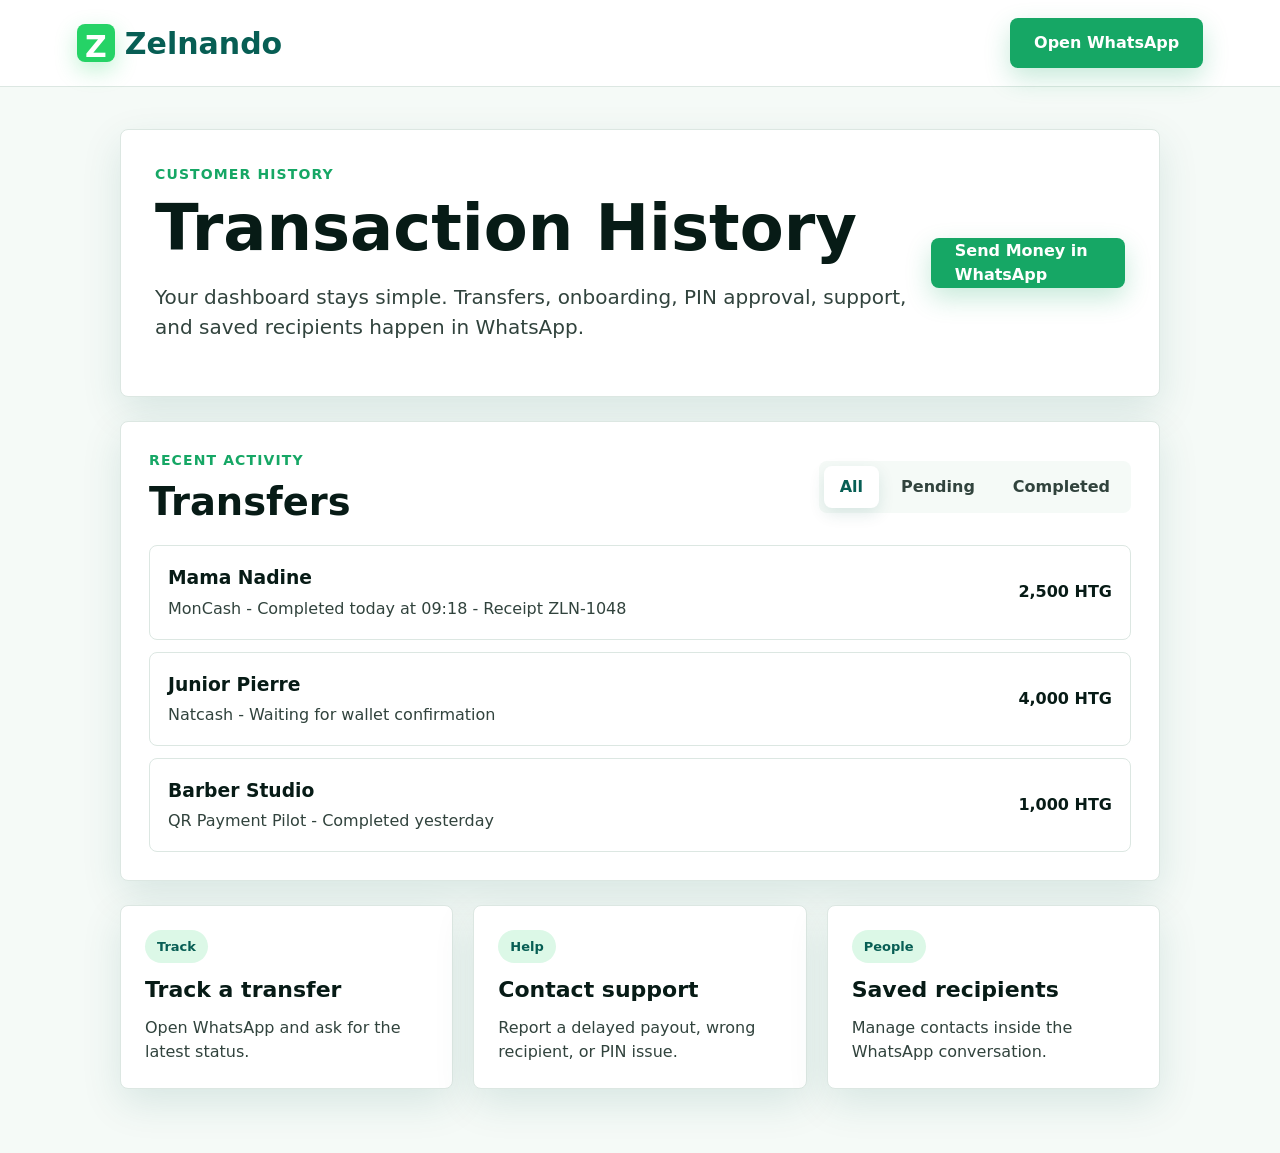
<file: dashboard.html>
<!doctype html>
<html lang="en">
  <head>
    <meta charset="UTF-8" />
    <meta name="viewport" content="width=device-width, initial-scale=1.0" />
    <title>Zelnando | Transaction History</title>
    <link rel="stylesheet" href="styles.css" />
  </head>
  <body class="simple-dashboard-page">
    <header class="simple-dashboard-header">
      <a class="brand" href="index.html" aria-label="Zelnando home">
        <span class="brand-mark">Z</span>
        <span>Zelnando</span>
      </a>
      <a class="button button-primary whatsapp-link" href="#" data-wa-text="Hi Zelnando, open my account">Open WhatsApp</a>
    </header>

    <main class="simple-dashboard-main">
      <section class="simple-dashboard-hero">
        <div>
          <p class="eyebrow">Customer history</p>
          <h1>Transaction History</h1>
          <p>
            Your dashboard stays simple. Transfers, onboarding, PIN approval,
            support, and saved recipients happen in WhatsApp.
          </p>
        </div>
        <a class="button button-primary whatsapp-link" href="#" data-wa-text="Hi Zelnando, I want to send money">Send Money in WhatsApp</a>
      </section>

      <section class="simple-history-card">
        <div class="dashboard-title-row">
          <div>
            <p class="eyebrow">Recent activity</p>
            <h2>Transfers</h2>
          </div>
          <div class="tab-buttons" role="tablist" aria-label="Transfer status filters">
            <button class="tab-button active" type="button" data-filter="all">All</button>
            <button class="tab-button" type="button" data-filter="pending">Pending</button>
            <button class="tab-button" type="button" data-filter="completed">Completed</button>
          </div>
        </div>

        <div class="history-list" id="historyList">
          <article class="history-item" data-status="completed">
            <div>
              <h3>Mama Nadine</h3>
              <p>MonCash - Completed today at 09:18 - Receipt ZLN-1048</p>
            </div>
            <strong>2,500 HTG</strong>
          </article>
          <article class="history-item" data-status="pending">
            <div>
              <h3>Junior Pierre</h3>
              <p>Natcash - Waiting for wallet confirmation</p>
            </div>
            <strong>4,000 HTG</strong>
          </article>
          <article class="history-item" data-status="completed">
            <div>
              <h3>Barber Studio</h3>
              <p>QR Payment Pilot - Completed yesterday</p>
            </div>
            <strong>1,000 HTG</strong>
          </article>
        </div>
      </section>

      <section class="simple-action-grid">
        <a class="simple-action whatsapp-link" href="#" data-wa-text="Hi Zelnando, track my transfer">
          <span>Track</span>
          <strong>Track a transfer</strong>
          <p>Open WhatsApp and ask for the latest status.</p>
        </a>
        <a class="simple-action whatsapp-link" href="#" data-wa-text="Hi Zelnando, contact support">
          <span>Help</span>
          <strong>Contact support</strong>
          <p>Report a delayed payout, wrong recipient, or PIN issue.</p>
        </a>
        <a class="simple-action whatsapp-link" href="#" data-wa-text="Hi Zelnando, show my saved recipients">
          <span>People</span>
          <strong>Saved recipients</strong>
          <p>Manage contacts inside the WhatsApp conversation.</p>
        </a>
      </section>
    </main>

    <script src="script.js"></script>
    <script src="dashboard.js"></script>
  </body>
</html>
</file>
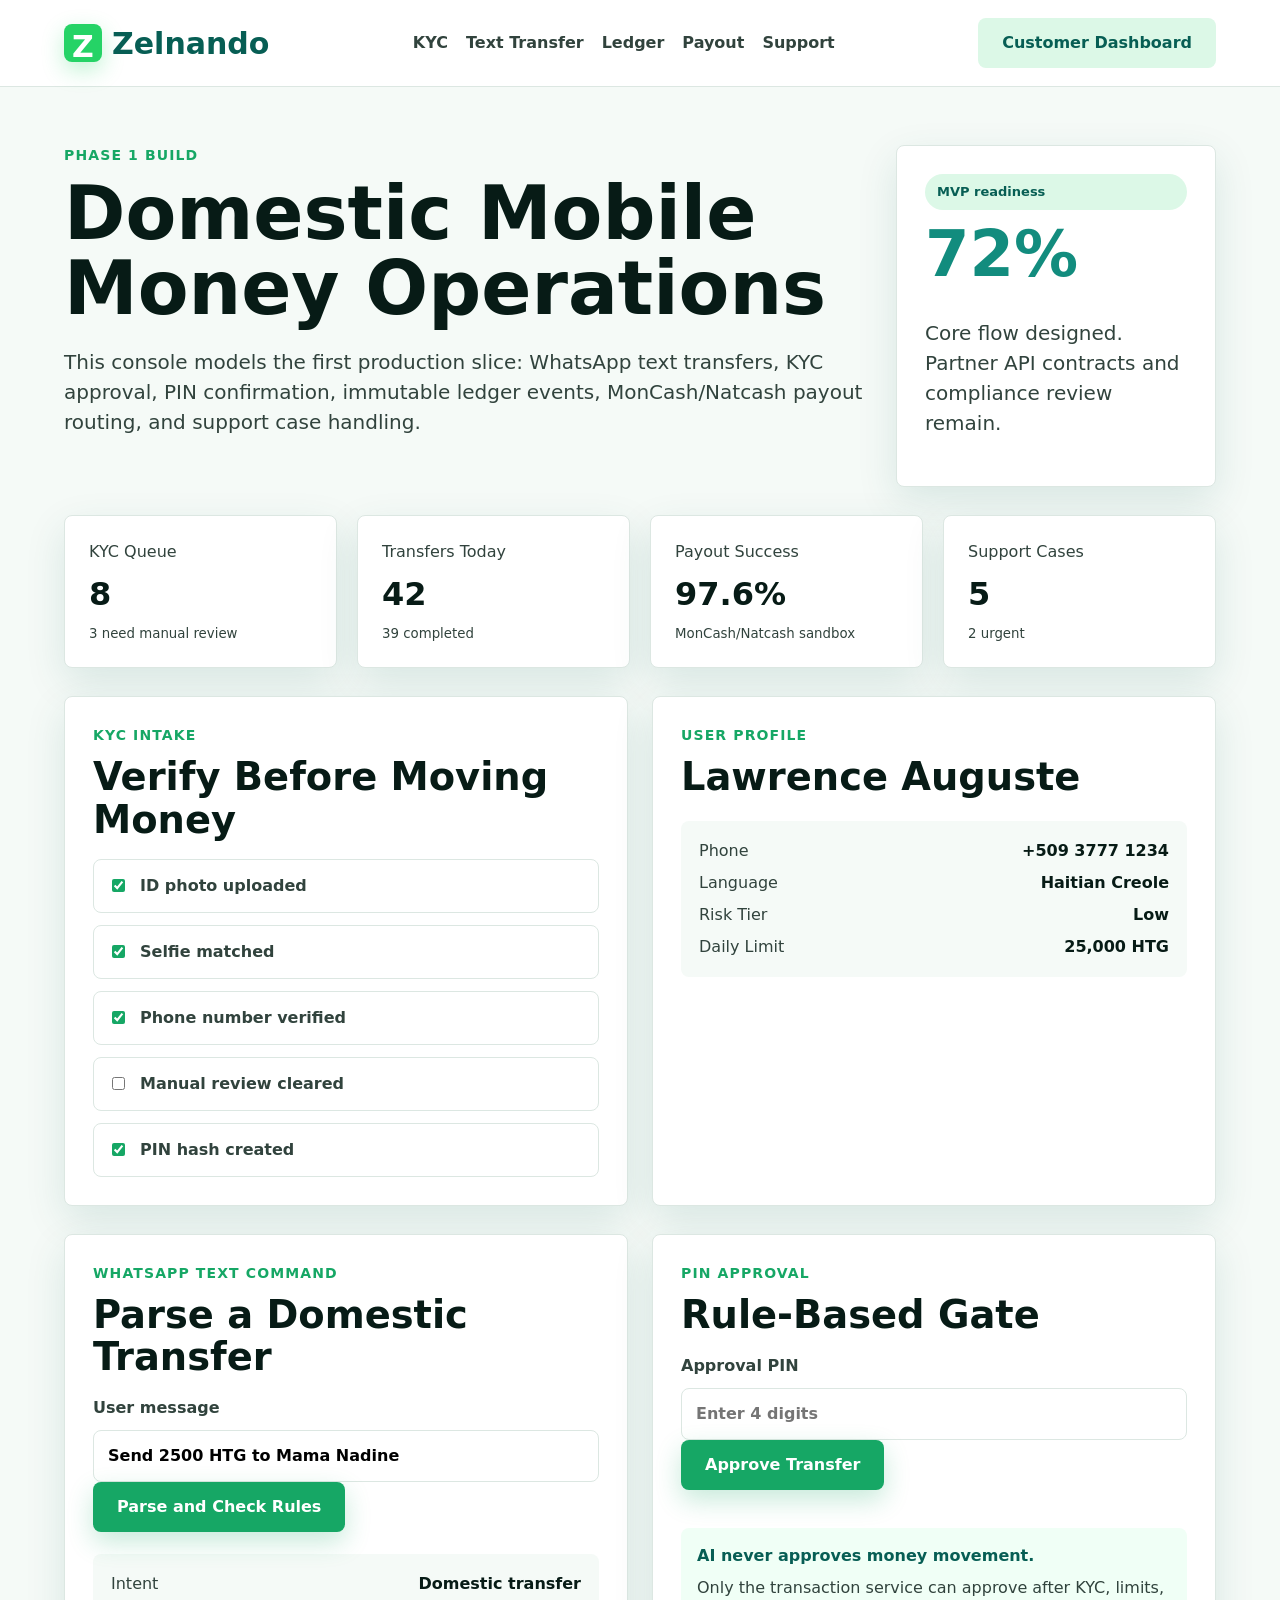
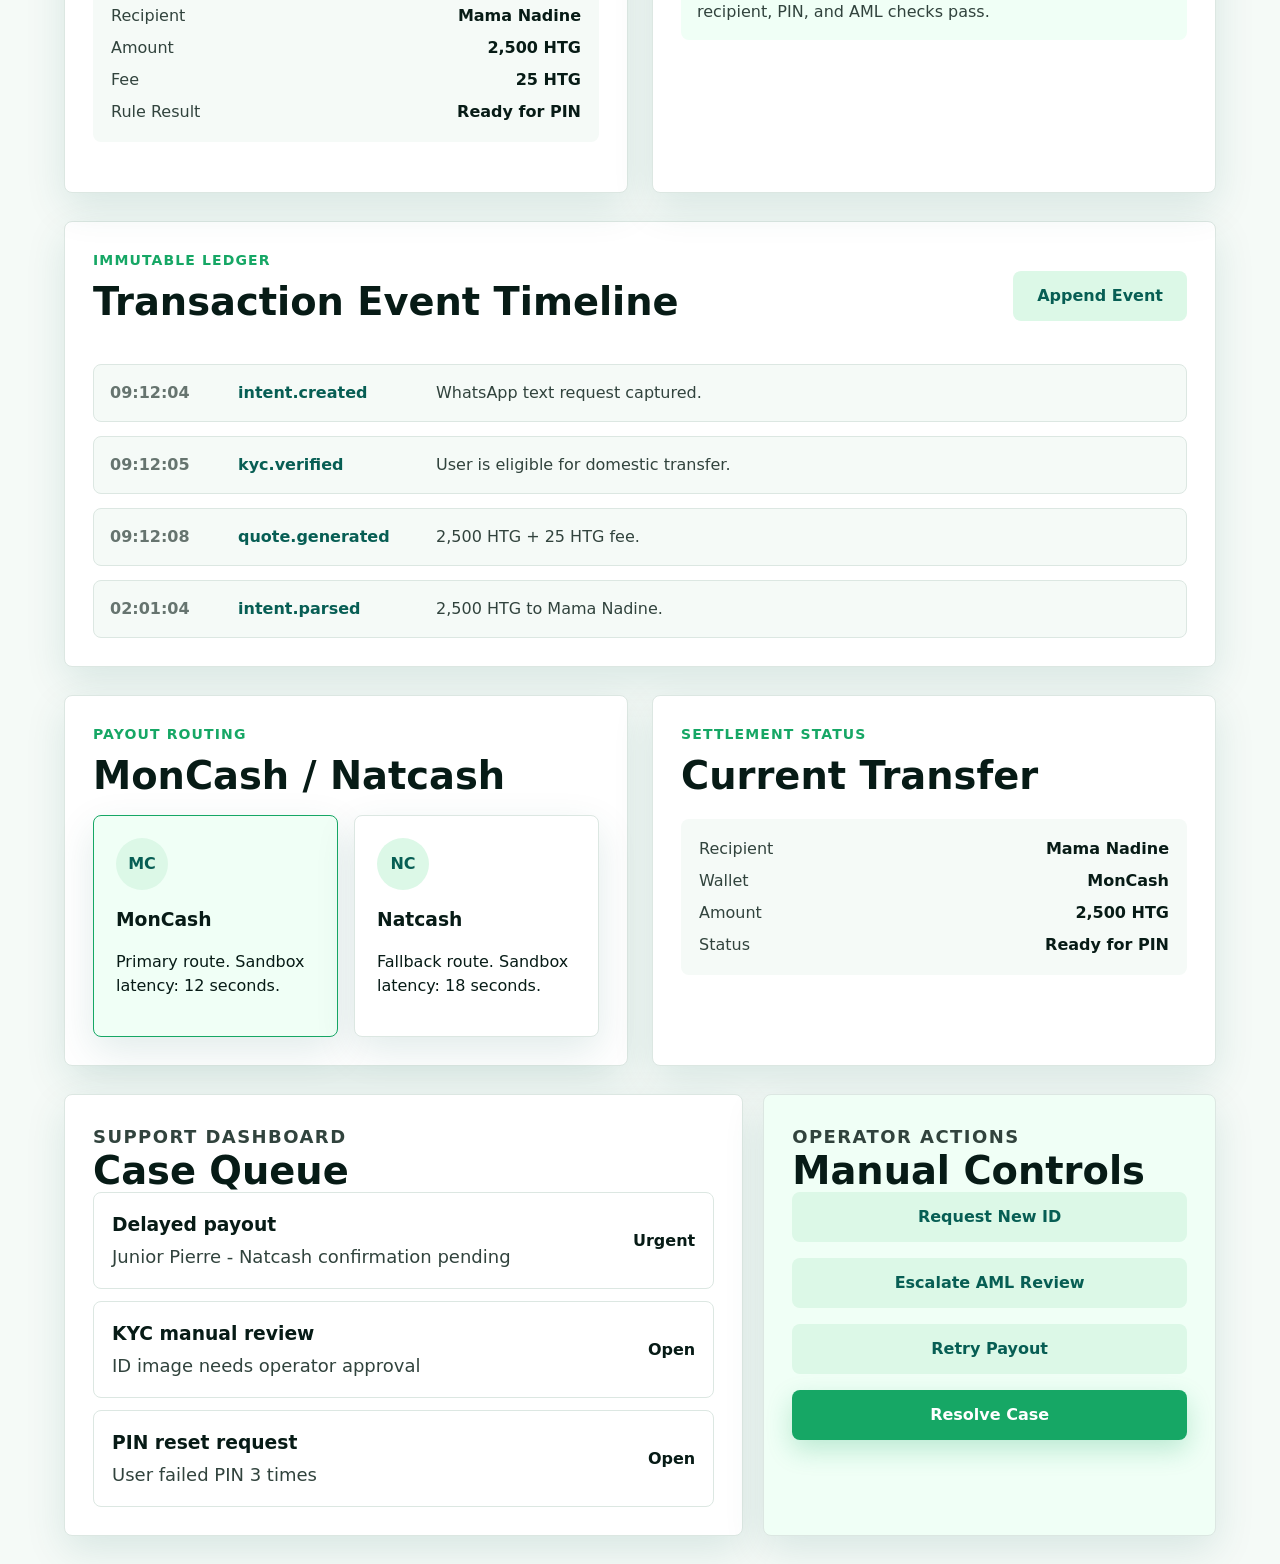
<file: phase1.html>
<!doctype html>
<html lang="en">
  <head>
    <meta charset="UTF-8" />
    <meta name="viewport" content="width=device-width, initial-scale=1.0" />
    <title>Zelnando | Phase 1 Operations</title>
    <link rel="stylesheet" href="styles.css" />
  </head>
  <body class="phase-page">
    <header class="phase-header">
      <a class="brand" href="index.html" aria-label="Zelnando home">
        <span class="brand-mark">Z</span>
        <span>Zelnando</span>
      </a>
      <nav>
        <a href="#kyc">KYC</a>
        <a href="#text-transfer">Text Transfer</a>
        <a href="#ledger">Ledger</a>
        <a href="#payout">Payout</a>
        <a href="#support-ops">Support</a>
      </nav>
      <a class="button button-secondary" href="dashboard.html">Customer Dashboard</a>
    </header>

    <main>
      <section class="phase-hero">
        <div>
          <p class="eyebrow">Phase 1 build</p>
          <h1>Domestic Mobile Money Operations</h1>
          <p>
            This console models the first production slice: WhatsApp text transfers,
            KYC approval, PIN confirmation, immutable ledger events, MonCash/Natcash
            payout routing, and support case handling.
          </p>
        </div>
        <aside class="phase-health-card">
          <span class="status-pill">MVP readiness</span>
          <strong>72%</strong>
          <p>Core flow designed. Partner API contracts and compliance review remain.</p>
        </aside>
      </section>

      <section class="phase-stats">
        <article><span>KYC Queue</span><strong>8</strong><small>3 need manual review</small></article>
        <article><span>Transfers Today</span><strong>42</strong><small>39 completed</small></article>
        <article><span>Payout Success</span><strong>97.6%</strong><small>MonCash/Natcash sandbox</small></article>
        <article><span>Support Cases</span><strong>5</strong><small>2 urgent</small></article>
      </section>

      <section id="kyc" class="phase-section phase-two-col">
        <div class="phase-card">
          <p class="eyebrow">KYC intake</p>
          <h2>Verify Before Moving Money</h2>
          <div class="kyc-checklist">
            <label><input type="checkbox" checked /> ID photo uploaded</label>
            <label><input type="checkbox" checked /> Selfie matched</label>
            <label><input type="checkbox" checked /> Phone number verified</label>
            <label><input type="checkbox" /> Manual review cleared</label>
            <label><input type="checkbox" checked /> PIN hash created</label>
          </div>
        </div>
        <div class="phase-card soft-card">
          <p class="eyebrow">User profile</p>
          <h2>Lawrence Auguste</h2>
          <dl class="quote-summary">
            <div><dt>Phone</dt><dd>+509 3777 1234</dd></div>
            <div><dt>Language</dt><dd>Haitian Creole</dd></div>
            <div><dt>Risk Tier</dt><dd>Low</dd></div>
            <div><dt>Daily Limit</dt><dd>25,000 HTG</dd></div>
          </dl>
        </div>
      </section>

      <section id="text-transfer" class="phase-section transfer-lab">
        <div class="phase-card">
          <p class="eyebrow">WhatsApp text command</p>
          <h2>Parse a Domestic Transfer</h2>
          <label>
            User message
            <input id="phaseCommand" type="text" value="Send 2500 HTG to Mama Nadine" />
          </label>
          <button class="button button-primary" id="parseCommand" type="button">Parse and Check Rules</button>
          <div class="parsed-output" id="parsedOutput">
            <p>Ready to parse WhatsApp message.</p>
          </div>
        </div>

        <div class="phase-card">
          <p class="eyebrow">PIN approval</p>
          <h2>Rule-Based Gate</h2>
          <label>
            Approval PIN
            <input id="phasePin" type="password" inputmode="numeric" maxlength="4" placeholder="Enter 4 digits" />
          </label>
          <button class="button button-primary" id="approveTransfer" type="button">Approve Transfer</button>
          <p class="form-message" id="phaseApprovalMessage"></p>
          <div class="risk-box">
            <strong>AI never approves money movement.</strong>
            <p>Only the transaction service can approve after KYC, limits, recipient, PIN, and AML checks pass.</p>
          </div>
        </div>
      </section>

      <section id="ledger" class="phase-section phase-card">
        <div class="dashboard-title-row">
          <div>
            <p class="eyebrow">Immutable ledger</p>
            <h2>Transaction Event Timeline</h2>
          </div>
          <button class="button button-secondary" id="appendLedgerEvent" type="button">Append Event</button>
        </div>
        <div class="ledger-timeline" id="ledgerTimeline">
          <article><span>09:12:04</span><strong>intent.created</strong><p>WhatsApp text request captured.</p></article>
          <article><span>09:12:05</span><strong>kyc.verified</strong><p>User is eligible for domestic transfer.</p></article>
          <article><span>09:12:08</span><strong>quote.generated</strong><p>2,500 HTG + 25 HTG fee.</p></article>
        </div>
      </section>

      <section id="payout" class="phase-section phase-two-col">
        <div class="phase-card">
          <p class="eyebrow">Payout routing</p>
          <h2>MonCash / Natcash</h2>
          <div class="rail-grid">
            <article class="rail-card active">
              <span>MC</span>
              <h3>MonCash</h3>
              <p>Primary route. Sandbox latency: 12 seconds.</p>
            </article>
            <article class="rail-card">
              <span>NC</span>
              <h3>Natcash</h3>
              <p>Fallback route. Sandbox latency: 18 seconds.</p>
            </article>
          </div>
        </div>
        <div class="phase-card">
          <p class="eyebrow">Settlement status</p>
          <h2>Current Transfer</h2>
          <dl class="quote-summary">
            <div><dt>Recipient</dt><dd>Mama Nadine</dd></div>
            <div><dt>Wallet</dt><dd>MonCash</dd></div>
            <div><dt>Amount</dt><dd>2,500 HTG</dd></div>
            <div><dt>Status</dt><dd id="settlementStatus">Waiting for PIN</dd></div>
          </dl>
        </div>
      </section>

      <section id="support-ops" class="phase-section support-grid">
        <article class="support-card">
          <p class="eyebrow">Support dashboard</p>
          <h2>Case Queue</h2>
          <div class="history-list">
            <article class="history-item" data-priority="urgent">
              <div><h3>Delayed payout</h3><p>Junior Pierre - Natcash confirmation pending</p></div>
              <strong>Urgent</strong>
            </article>
            <article class="history-item">
              <div><h3>KYC manual review</h3><p>ID image needs operator approval</p></div>
              <strong>Open</strong>
            </article>
            <article class="history-item">
              <div><h3>PIN reset request</h3><p>User failed PIN 3 times</p></div>
              <strong>Open</strong>
            </article>
          </div>
        </article>
        <article class="support-card soft-card">
          <p class="eyebrow">Operator actions</p>
          <h2>Manual Controls</h2>
          <div class="operator-actions">
            <button class="button button-secondary" type="button">Request New ID</button>
            <button class="button button-secondary" type="button">Escalate AML Review</button>
            <button class="button button-secondary" type="button">Retry Payout</button>
            <button class="button button-primary" type="button">Resolve Case</button>
          </div>
        </article>
      </section>
    </main>

    <script src="phase1.js"></script>
  </body>
</html>
</file>
<file: styles.css>
:root {
  --green-900: #075e54;
  --green-800: #0b6b56;
  --green-700: #128c7e;
  --green-600: #16a765;
  --green-500: #25d366;
  --green-100: #dcf8e7;
  --green-50: #f0fff6;
  --ink: #071b16;
  --text: #31433d;
  --muted: #66746f;
  --line: #dce7e2;
  --surface: #ffffff;
  --soft: #f5faf7;
  --shadow: 0 14px 40px rgba(7, 94, 84, 0.12);
}

* {
  box-sizing: border-box;
}

html {
  scroll-behavior: smooth;
}

body {
  overflow-x: hidden;
  margin: 0;
  color: var(--ink);
  background: var(--surface);
  font-family: Inter, ui-sans-serif, system-ui, -apple-system, BlinkMacSystemFont, "Segoe UI", sans-serif;
  line-height: 1.5;
}

img,
svg {
  max-width: 100%;
}

a {
  color: inherit;
  text-decoration: none;
}

button,
input,
select {
  font: inherit;
}

.site-header {
  position: sticky;
  top: 0;
  z-index: 10;
  display: flex;
  align-items: center;
  justify-content: space-between;
  gap: 24px;
  padding: 18px clamp(20px, 6vw, 128px);
  border-bottom: 1px solid rgba(220, 231, 226, 0.8);
  background: rgba(255, 255, 255, 0.94);
  backdrop-filter: blur(14px);
}

.hero-copy,
.hero-visual,
.card,
.service-card,
.architecture-card,
.life-card,
.whatsapp-feature,
.decision-panel,
.roadmap article {
  min-width: 0;
}

.brand {
  display: inline-flex;
  align-items: center;
  gap: 10px;
  color: var(--green-900);
  font-size: 30px;
  font-weight: 800;
}

.brand-mark {
  display: inline-grid;
  width: 38px;
  height: 38px;
  place-items: center;
  border-radius: 8px;
  color: white;
  background: var(--green-500);
  box-shadow: 0 8px 22px rgba(37, 211, 102, 0.28);
}

.nav-links {
  display: flex;
  align-items: center;
  gap: clamp(14px, 2vw, 30px);
  color: var(--text);
  font-weight: 650;
}

.nav-links a:hover,
.text-link:hover {
  color: var(--green-700);
}

.header-actions,
.hero-actions {
  display: flex;
  align-items: center;
  gap: 14px;
}

.button {
  display: inline-flex;
  min-height: 50px;
  align-items: center;
  justify-content: center;
  gap: 8px;
  border: 0;
  border-radius: 8px;
  padding: 0 24px;
  cursor: pointer;
  font-weight: 800;
  transition: transform 160ms ease, box-shadow 160ms ease, background 160ms ease;
}

.button:hover {
  transform: translateY(-1px);
}

.button-primary {
  color: white;
  background: var(--green-600);
  box-shadow: 0 10px 26px rgba(22, 167, 101, 0.24);
}

.button-primary:hover {
  background: var(--green-700);
}

.button-secondary {
  color: var(--green-900);
  background: var(--green-100);
}

.button-light {
  color: var(--green-900);
  background: white;
}

.full-width {
  width: 100%;
}

.hero {
  display: grid;
  grid-template-columns: minmax(0, 1fr) minmax(360px, 540px);
  gap: clamp(32px, 6vw, 72px);
  align-items: center;
  min-height: 690px;
  padding: 72px clamp(20px, 7vw, 130px);
  background:
    radial-gradient(circle at 82% 20%, rgba(37, 211, 102, 0.18), transparent 28%),
    linear-gradient(135deg, var(--green-900), #052d28 58%, #041915);
  color: white;
}

.hero h1 {
  max-width: 780px;
  margin: 0;
  font-size: clamp(44px, 7vw, 86px);
  line-height: 0.98;
  letter-spacing: 0;
  overflow-wrap: anywhere;
}

.hero-text {
  max-width: 690px;
  margin: 28px 0;
  color: rgba(255, 255, 255, 0.86);
  font-size: 22px;
}

.eyebrow {
  margin: 0 0 10px;
  color: var(--green-600);
  font-size: 14px;
  font-weight: 900;
  letter-spacing: 0.08em;
  text-transform: uppercase;
}

.hero .eyebrow {
  color: var(--green-500);
}

.hero-visual {
  position: relative;
  min-height: 620px;
  display: grid;
  place-items: center;
}

.phone-frame {
  position: relative;
  width: min(100%, 360px);
  min-height: 610px;
  border: 14px solid #061612;
  border-radius: 38px;
  padding: 12px;
  background: #061612;
  box-shadow:
    0 34px 90px rgba(0, 0, 0, 0.34),
    0 0 0 1px rgba(255, 255, 255, 0.08);
}

.phone-speaker {
  position: absolute;
  top: 18px;
  left: 50%;
  z-index: 3;
  width: 88px;
  height: 8px;
  border-radius: 999px;
  background: rgba(255, 255, 255, 0.18);
  transform: translateX(-50%);
}

.phone-screen {
  min-height: 560px;
  overflow: hidden;
  border-radius: 28px;
  background:
    linear-gradient(rgba(236, 250, 241, 0.93), rgba(236, 250, 241, 0.93)),
    repeating-linear-gradient(45deg, rgba(7, 94, 84, 0.08) 0 1px, transparent 1px 18px);
}

.chat-topbar {
  display: flex;
  align-items: center;
  gap: 12px;
  padding: 28px 18px 16px;
  color: white;
  background: linear-gradient(135deg, var(--green-900), var(--green-700));
}

.chat-avatar {
  display: grid;
  width: 42px;
  height: 42px;
  place-items: center;
  border-radius: 50%;
  color: var(--green-900);
  background: white;
  font-weight: 900;
}

.chat-topbar strong,
.chat-topbar small {
  display: block;
}

.chat-topbar small {
  color: rgba(255, 255, 255, 0.76);
  font-size: 12px;
}

.hero-chat {
  display: flex;
  min-height: 390px;
  flex-direction: column;
  gap: 12px;
  justify-content: flex-end;
  padding: 22px 16px;
}

.chat-bubble {
  max-width: 86%;
  margin: 0;
  border-radius: 8px;
  padding: 12px 14px;
  color: var(--ink);
  background: white;
  box-shadow: 0 8px 18px rgba(7, 94, 84, 0.12);
  overflow-wrap: anywhere;
}

.chat-bubble.user {
  align-self: flex-end;
  color: white;
  background: var(--green-600);
}

.chat-bubble.bot.success {
  border: 1px solid rgba(37, 211, 102, 0.44);
  color: var(--green-900);
  background: #e8fff0;
  font-weight: 800;
}

.chat-compose {
  display: flex;
  align-items: center;
  justify-content: space-between;
  gap: 12px;
  margin: 0 16px 18px;
  border-radius: 999px;
  padding: 12px 14px 12px 18px;
  color: var(--muted);
  background: white;
}

.chat-compose strong {
  display: grid;
  width: 36px;
  height: 36px;
  place-items: center;
  border-radius: 50%;
  color: white;
  background: var(--green-500);
  font-size: 12px;
}

.floating-receipt,
.floating-contact {
  position: absolute;
  z-index: 4;
  display: grid;
  gap: 2px;
  border-radius: 8px;
  padding: 16px 18px;
  color: var(--ink);
  background: white;
  box-shadow: 0 18px 42px rgba(0, 0, 0, 0.2);
}

.floating-receipt {
  top: 72px;
  left: 0;
  min-width: 178px;
}

.floating-contact {
  right: 0;
  bottom: 96px;
  min-width: 168px;
}

.floating-receipt span,
.floating-contact span {
  color: var(--green-600);
  font-weight: 900;
}

.floating-receipt strong,
.floating-contact strong {
  font-size: 20px;
}

.floating-receipt small,
.floating-contact small {
  color: var(--text);
}

.calculator,
.card,
.service-card,
.architecture-card,
.metric,
.transfer-form,
.review-card {
  border: 1px solid var(--line);
  border-radius: 8px;
  background: var(--surface);
  box-shadow: var(--shadow);
}

.calculator {
  padding: 30px;
  color: var(--ink);
}

.panel-heading,
.dashboard-heading {
  display: flex;
  align-items: center;
  justify-content: space-between;
  gap: 20px;
  margin-bottom: 24px;
  font-size: 26px;
  font-weight: 850;
}

.status-pill {
  border-radius: 999px;
  padding: 8px 12px;
  color: var(--green-900);
  background: var(--green-100);
  font-size: 13px;
  font-weight: 800;
}

.calculator label,
.transfer-form label {
  display: grid;
  gap: 10px;
  margin-top: 18px;
  color: var(--text);
  font-weight: 650;
}

.input-row {
  display: flex;
  overflow: hidden;
  border: 1px solid var(--line);
  border-radius: 8px;
  background: white;
}

.input-row select {
  width: 112px;
  border: 0;
  border-right: 1px solid var(--line);
  background: var(--soft);
  padding: 0 16px;
}

.input-row input {
  min-width: 0;
  flex: 1;
  border: 0;
  padding: 14px 16px;
}

.swap-button {
  display: grid;
  width: 48px;
  height: 48px;
  place-items: center;
  margin: 18px auto;
  border: 0;
  border-radius: 50%;
  color: var(--green-900);
  background: var(--green-100);
  font-size: 24px;
  font-weight: 900;
}

.quote-summary {
  display: grid;
  gap: 8px;
  margin: 22px 0;
  padding: 18px;
  border-radius: 8px;
  background: var(--soft);
}

.quote-summary div,
.review-card dl div {
  display: flex;
  justify-content: space-between;
  gap: 18px;
}

.quote-summary dt,
.review-card dt {
  color: var(--text);
}

.quote-summary dd,
.review-card dd {
  margin: 0;
  color: var(--ink);
  font-weight: 800;
  text-align: right;
}

.trust-strip {
  display: grid;
  grid-template-columns: repeat(4, minmax(0, 1fr));
  gap: 20px;
  padding: 28px clamp(20px, 8vw, 160px);
  background: var(--green-50);
  color: var(--ink);
  font-size: 20px;
  font-weight: 850;
  text-align: center;
}

.trust-strip span {
  color: var(--green-600);
}

.section {
  padding: 84px clamp(20px, 7vw, 130px);
}

.muted {
  background: var(--soft);
}

.section-heading {
  max-width: 820px;
  margin: 0 auto 48px;
  text-align: center;
}

.section-heading h2,
.dashboard-heading h2 {
  margin: 0;
  font-size: clamp(34px, 4vw, 52px);
  line-height: 1.1;
  letter-spacing: 0;
}

.section-heading p:not(.eyebrow),
.dashboard-heading p {
  color: var(--text);
  font-size: 20px;
}

.steps-grid,
.metric-grid,
.split-grid {
  display: grid;
  grid-template-columns: repeat(3, minmax(0, 1fr));
  gap: 28px;
}

.split-grid {
  grid-template-columns: repeat(2, minmax(0, 1fr));
}

.card {
  padding: 34px;
}

.step-number {
  display: grid;
  width: 60px;
  height: 60px;
  place-items: center;
  border-radius: 50%;
  color: var(--green-900);
  background: var(--green-100);
  font-size: 24px;
  font-weight: 900;
}

.card h3,
.service-card h3,
.architecture-card h3,
.review-card h3 {
  margin: 24px 0 12px;
  font-size: 26px;
}

.card p,
.service-card p,
.architecture-card p {
  color: var(--text);
  font-size: 19px;
}

.service-grid {
  display: grid;
  grid-template-columns: repeat(4, minmax(0, 1fr));
  gap: 28px;
}

.service-card {
  display: flex;
  min-height: 560px;
  flex-direction: column;
  padding: 30px;
  border-top: 8px solid var(--green-500);
}

.service-icon {
  display: inline-grid;
  width: 54px;
  height: 54px;
  place-items: center;
  border-radius: 50%;
  color: var(--green-900);
  background: var(--green-100);
  font-size: 28px;
}

.service-card ul {
  display: grid;
  gap: 14px;
  margin: 10px 0 28px;
  padding: 0;
  list-style: none;
}

.service-card li {
  color: var(--ink);
  font-size: 18px;
}

.service-card li::before {
  content: "+";
  margin-right: 12px;
  color: var(--green-600);
  font-weight: 900;
}

.decision-panel {
  border: 1px solid var(--line);
  border-radius: 8px;
  padding: 34px;
  background: white;
  box-shadow: var(--shadow);
}

.decision-panel.strict {
  border-color: rgba(7, 94, 84, 0.32);
  background: var(--green-50);
}

.decision-panel h3 {
  margin: 22px 0 18px;
  font-size: 30px;
}

.decision-panel ul,
.roadmap ul {
  display: grid;
  gap: 12px;
  margin: 0;
  padding: 0;
  list-style: none;
}

.decision-panel li {
  border-bottom: 1px solid var(--line);
  padding-bottom: 12px;
  color: var(--text);
  font-size: 18px;
}

.decision-panel li:last-child {
  border-bottom: 0;
  padding-bottom: 0;
}

.service-card .button {
  margin-top: auto;
}

.table-wrap {
  overflow-x: auto;
  border: 1px solid var(--line);
  border-radius: 8px;
  box-shadow: var(--shadow);
}

table {
  width: 100%;
  min-width: 760px;
  border-collapse: collapse;
  background: white;
}

th {
  background: var(--green-900);
  color: white;
  text-align: left;
}

th,
td {
  padding: 22px;
  border-bottom: 1px solid var(--line);
  font-size: 18px;
}

tbody tr:last-child td {
  border-bottom: 0;
}

.architecture-grid {
  display: grid;
  grid-template-columns: repeat(auto-fit, minmax(220px, 1fr));
  gap: 22px;
}

.architecture-card {
  padding: 28px;
  border-left: 6px solid var(--green-500);
}

.architecture-card h3 {
  margin-top: 0;
}

.whatsapp-page {
  padding: 84px clamp(20px, 7vw, 130px);
  background:
    radial-gradient(circle at 85% 12%, rgba(37, 211, 102, 0.14), transparent 26%),
    linear-gradient(180deg, white, var(--green-50));
}

.whatsapp-page-heading {
  max-width: 860px;
  margin: 0 auto 42px;
  text-align: center;
}

.whatsapp-page-heading h2 {
  margin: 0;
  font-size: clamp(38px, 5vw, 64px);
  line-height: 1.05;
  letter-spacing: 0;
}

.whatsapp-page-heading p:not(.eyebrow) {
  color: var(--text);
  font-size: 20px;
}

.whatsapp-shell {
  max-width: 1120px;
  margin: 0 auto;
}

.whatsapp-tabs {
  display: grid;
  grid-template-columns: repeat(3, minmax(0, 1fr));
  gap: 6px;
  border-radius: 8px;
  padding: 6px;
  background: #edf3ef;
}

.whatsapp-tab {
  min-height: 44px;
  border: 0;
  border-radius: 8px;
  cursor: pointer;
  color: var(--text);
  background: transparent;
  font-weight: 800;
}

.whatsapp-tab.active {
  color: var(--green-900);
  background: white;
  box-shadow: 0 8px 20px rgba(7, 94, 84, 0.1);
}

.whatsapp-tab-panel {
  display: none;
  margin-top: 34px;
}

.whatsapp-tab-panel.active {
  display: block;
}

.whatsapp-feature-grid,
.whatsapp-language-grid {
  display: grid;
  grid-template-columns: repeat(2, minmax(0, 1fr));
  gap: 24px;
}

.whatsapp-feature,
.whatsapp-language-grid article,
.bot-simulator {
  border: 1px solid var(--line);
  border-radius: 8px;
  background: white;
  box-shadow: var(--shadow);
}

.whatsapp-feature {
  display: grid;
  min-height: 220px;
  justify-items: center;
  padding: 34px;
  text-align: center;
}

.whatsapp-feature span {
  display: grid;
  width: 58px;
  height: 58px;
  place-items: center;
  border-radius: 50%;
  color: var(--green-900);
  background: var(--green-100);
  font-weight: 900;
}

.whatsapp-feature h3,
.whatsapp-language-grid h3,
.bot-header h3 {
  margin: 18px 0 10px;
  font-size: 26px;
}

.whatsapp-feature p,
.whatsapp-language-grid p,
.bot-header p,
.bot-note {
  margin: 0;
  color: var(--text);
  font-size: 18px;
}

.whatsapp-language-grid article {
  border-top: 8px solid var(--green-500);
  padding: 26px;
}

.whatsapp-language-grid p {
  font-style: italic;
}

.whatsapp-language-grid ul {
  display: grid;
  gap: 8px;
  margin: 20px 0 0;
  border-radius: 8px;
  padding: 18px;
  list-style-position: inside;
  background: var(--soft);
}

.bot-simulator {
  overflow: hidden;
}

.bot-header {
  display: flex;
  align-items: center;
  gap: 16px;
  padding: 26px;
  color: white;
  background: linear-gradient(135deg, var(--green-700), var(--green-500));
}

.bot-header h3 {
  margin-top: 0;
  color: white;
}

.bot-header p {
  color: rgba(255, 255, 255, 0.84);
}

.bot-avatar {
  display: grid;
  width: 54px;
  height: 54px;
  place-items: center;
  border-radius: 50%;
  color: var(--green-900);
  background: white;
  font-size: 22px;
  font-weight: 900;
}

.bot-start-row,
.chat-input-row {
  display: grid;
  grid-template-columns: minmax(0, 1fr) auto auto;
  gap: 10px;
  padding: 14px;
}

.chat-input-row {
  grid-template-columns: minmax(0, 1fr) auto;
}

.bot-start-row input,
.chat-input-row input {
  min-height: 50px;
  border: 1px solid var(--line);
  border-radius: 8px;
  padding: 0 14px;
}

.chat-window {
  display: flex;
  min-height: 290px;
  flex-direction: column;
  gap: 12px;
  margin: 0 14px;
  border-radius: 8px;
  padding: 18px;
  overflow: auto;
  background:
    linear-gradient(rgba(245, 250, 247, 0.92), rgba(245, 250, 247, 0.92)),
    repeating-linear-gradient(45deg, rgba(7, 94, 84, 0.05) 0 1px, transparent 1px 18px);
}

.chat-empty {
  margin: auto;
  color: var(--muted);
}

.chat-message {
  max-width: min(78%, 560px);
  border-radius: 8px;
  padding: 12px 14px;
  color: var(--ink);
  background: white;
  box-shadow: 0 8px 18px rgba(7, 94, 84, 0.08);
}

.chat-message.user {
  align-self: flex-end;
  color: white;
  background: var(--green-600);
}

.bot-note {
  padding: 0 18px 22px;
}

.lifestyle-section {
  padding: 84px clamp(20px, 7vw, 130px);
  color: white;
  background: #03110e;
}

.lifestyle-heading {
  max-width: 940px;
  margin: 0 auto 48px;
  text-align: center;
}

.lifestyle-heading h2 {
  margin: 0;
  color: white;
  font-size: clamp(40px, 6vw, 72px);
  line-height: 1.04;
  letter-spacing: 0;
}

.lifestyle-heading p:not(.eyebrow) {
  color: rgba(255, 255, 255, 0.7);
  font-size: 20px;
}

.lifestyle-grid {
  display: grid;
  grid-template-columns: repeat(4, minmax(0, 1fr));
  gap: 28px;
}

.life-card {
  position: relative;
  display: flex;
  min-height: 500px;
  overflow: hidden;
  align-items: flex-end;
  border-radius: 8px;
  padding: 22px;
  background: #0b211b;
  box-shadow: 0 20px 46px rgba(0, 0, 0, 0.24);
}

.life-card img {
  position: absolute;
  inset: 0;
  width: 100%;
  height: 100%;
  object-fit: cover;
  transform: scale(1.01);
}

.life-card::before,
.life-card::after {
  content: "";
  position: absolute;
  inset: 0;
}

.life-card::before {
  background:
    linear-gradient(180deg, rgba(3, 17, 14, 0.04) 24%, rgba(3, 17, 14, 0.58) 62%, rgba(3, 17, 14, 0.92)),
    linear-gradient(90deg, rgba(3, 17, 14, 0.28), rgba(3, 17, 14, 0));
  z-index: 1;
}

.life-card::after {
  border: 1px solid rgba(255, 255, 255, 0.12);
  z-index: 2;
  pointer-events: none;
}

.payment-bubble {
  position: absolute;
  top: 18px;
  left: 18px;
  right: 18px;
  z-index: 3;
  display: grid;
  gap: 2px;
  align-items: center;
  border-radius: 999px;
  padding: 14px 20px;
  color: var(--ink);
  background: white;
}

.payment-bubble strong,
.payment-bubble small {
  min-width: 0;
  overflow: hidden;
  text-overflow: ellipsis;
  white-space: nowrap;
}

.payment-bubble strong {
  font-size: 16px;
}

.payment-bubble small {
  color: var(--text);
  font-size: 15px;
}

.life-copy {
  position: relative;
  z-index: 3;
}

.life-copy h3 {
  margin: 0 0 8px;
  color: white;
  font-size: 24px;
}

.life-copy p {
  margin: 0;
  color: rgba(255, 255, 255, 0.72);
  font-size: 18px;
}

.roadmap {
  display: grid;
  grid-template-columns: repeat(3, minmax(0, 1fr));
  gap: 28px;
}

.roadmap article {
  border: 1px solid var(--line);
  border-radius: 8px;
  padding: 30px;
  background: white;
  box-shadow: var(--shadow);
}

.roadmap article:nth-child(1) {
  border-top: 8px solid var(--green-500);
}

.roadmap article:nth-child(2),
.roadmap article:nth-child(3) {
  opacity: 0.82;
}

.roadmap span {
  color: var(--green-700);
  font-size: 14px;
  font-weight: 900;
  letter-spacing: 0.08em;
  text-transform: uppercase;
}

.roadmap h3 {
  margin: 14px 0 12px;
  font-size: 26px;
}

.roadmap p {
  margin: 0;
  color: var(--text);
  font-size: 18px;
}

.metric {
  display: grid;
  gap: 6px;
  padding: 30px;
}

.metric span,
.metric small {
  color: var(--text);
}

.metric strong {
  font-size: 32px;
}

.transfer-section {
  display: grid;
  grid-template-columns: minmax(320px, 640px) minmax(300px, 460px);
  gap: 34px;
  align-items: start;
  background: var(--soft);
}

.transfer-section .section-heading {
  grid-column: 1 / -1;
  margin-bottom: 0;
}

.transfer-form,
.review-card {
  padding: 28px;
}

.form-step {
  display: inline-flex;
  width: calc(50% - 4px);
  min-height: 44px;
  align-items: center;
  justify-content: center;
  margin-bottom: 22px;
  border-radius: 8px;
  color: var(--muted);
  background: #edf3ef;
  font-weight: 800;
}

.form-step.active {
  color: white;
  background: var(--green-600);
}

.transfer-form fieldset {
  display: grid;
  gap: 12px;
  margin: 20px 0;
  padding: 0;
  border: 0;
}

.transfer-form legend {
  margin-bottom: 8px;
  font-weight: 800;
}

.transfer-form fieldset label {
  display: flex;
  min-height: 58px;
  align-items: center;
  gap: 12px;
  margin: 0;
  border: 1px solid var(--line);
  border-radius: 8px;
  padding: 0 16px;
  background: white;
}

.transfer-form input[type="radio"] {
  width: 20px;
  height: 20px;
  accent-color: var(--green-600);
}

.transfer-form > label > input {
  min-height: 50px;
  border: 1px solid var(--line);
  border-radius: 8px;
  padding: 0 16px;
}

.review-card {
  position: sticky;
  top: 96px;
}

.review-card h3 {
  margin-top: 0;
}

.review-card dl {
  display: grid;
  gap: 0;
  margin: 0 0 24px;
}

.review-card dl div {
  border-bottom: 1px solid var(--line);
  padding: 16px 0;
}

.faq-section {
  background: var(--soft);
}

.faq-list {
  display: grid;
  max-width: 900px;
  gap: 14px;
  margin: 0 auto;
}

.faq-list details {
  border: 1px solid var(--line);
  border-radius: 8px;
  background: white;
  box-shadow: var(--shadow);
}

.faq-list summary {
  cursor: pointer;
  padding: 22px 24px;
  color: var(--ink);
  font-size: 20px;
  font-weight: 850;
}

.faq-list p {
  margin: 0;
  border-top: 1px solid var(--line);
  padding: 0 24px 22px;
  color: var(--text);
  font-size: 18px;
}

.dashboard-page {
  display: grid;
  grid-template-columns: 280px minmax(0, 1fr);
  min-height: 100vh;
  background: var(--soft);
}

.simple-dashboard-page {
  min-height: 100vh;
  background: var(--soft);
}

.simple-dashboard-header {
  display: flex;
  align-items: center;
  justify-content: space-between;
  gap: 20px;
  border-bottom: 1px solid var(--line);
  padding: 18px clamp(20px, 6vw, 96px);
  background: white;
}

.simple-dashboard-main {
  display: grid;
  gap: 24px;
  max-width: 1080px;
  margin: 0 auto;
  padding: 42px 20px 64px;
}

.simple-dashboard-hero,
.simple-history-card,
.simple-action {
  border: 1px solid var(--line);
  border-radius: 8px;
  background: white;
  box-shadow: var(--shadow);
}

.simple-dashboard-hero {
  display: flex;
  align-items: center;
  justify-content: space-between;
  gap: 24px;
  padding: 34px;
}

.simple-dashboard-hero h1 {
  margin: 0;
  font-size: clamp(38px, 5vw, 64px);
  line-height: 1.05;
}

.simple-dashboard-hero p:not(.eyebrow) {
  color: var(--text);
  font-size: 20px;
}

.simple-history-card {
  padding: 28px;
}

.simple-action-grid {
  display: grid;
  grid-template-columns: repeat(3, minmax(0, 1fr));
  gap: 20px;
}

.simple-action {
  display: grid;
  gap: 10px;
  padding: 24px;
}

.simple-action span {
  display: inline-grid;
  width: max-content;
  border-radius: 999px;
  padding: 7px 12px;
  color: var(--green-900);
  background: var(--green-100);
  font-size: 13px;
  font-weight: 900;
}

.simple-action strong {
  font-size: 22px;
}

.simple-action p {
  margin: 0;
  color: var(--text);
}

.dashboard-sidebar {
  position: sticky;
  top: 0;
  display: flex;
  height: 100vh;
  flex-direction: column;
  gap: 34px;
  border-right: 1px solid var(--line);
  padding: 28px;
  background: white;
}

.dashboard-sidebar nav {
  display: grid;
  gap: 8px;
}

.dashboard-sidebar nav a {
  border-radius: 8px;
  padding: 13px 14px;
  color: var(--text);
  font-weight: 800;
}

.dashboard-sidebar nav a.active,
.dashboard-sidebar nav a:hover {
  color: var(--green-900);
  background: var(--green-100);
}

.security-note {
  margin-top: auto;
  border-radius: 8px;
  padding: 18px;
  color: var(--green-900);
  background: var(--green-50);
}

.security-note p {
  margin: 8px 0 0;
  color: var(--text);
}

.dashboard-main {
  display: grid;
  gap: 28px;
  padding: 34px clamp(22px, 4vw, 56px) 56px;
}

.dashboard-topbar,
.dashboard-section,
.support-card {
  border: 1px solid var(--line);
  border-radius: 8px;
  background: white;
  box-shadow: var(--shadow);
}

.dashboard-topbar {
  display: flex;
  align-items: center;
  justify-content: space-between;
  gap: 22px;
  padding: 30px;
}

.dashboard-topbar h1,
.dashboard-title-row h2,
.support-card h2 {
  margin: 0;
  font-size: clamp(28px, 3vw, 42px);
  line-height: 1.1;
  letter-spacing: 0;
}

.dashboard-topbar p:not(.eyebrow),
.support-card p {
  margin-bottom: 0;
  color: var(--text);
  font-size: 18px;
}

.dashboard-section {
  padding: 28px;
}

.dashboard-grid,
.recipient-grid,
.support-grid {
  display: grid;
  gap: 20px;
}

.metrics-four {
  grid-template-columns: repeat(4, minmax(0, 1fr));
}

.dashboard-title-row {
  display: flex;
  align-items: center;
  justify-content: space-between;
  gap: 18px;
  margin-bottom: 22px;
}

.dashboard-title-row.compact {
  margin-bottom: 4px;
}

.recipient-grid {
  grid-template-columns: repeat(3, minmax(0, 1fr));
}

.recipient-card {
  display: flex;
  align-items: center;
  gap: 16px;
  border: 1px solid var(--line);
  border-radius: 8px;
  padding: 18px;
  cursor: pointer;
  background: white;
}

.recipient-card.selected {
  border-color: var(--green-600);
  background: var(--green-50);
}

.recipient-card span {
  display: grid;
  width: 54px;
  height: 54px;
  place-items: center;
  border-radius: 50%;
  color: var(--green-900);
  background: var(--green-100);
  font-weight: 900;
}

.recipient-card h3,
.history-item h3 {
  margin: 0 0 4px;
}

.recipient-card p,
.history-item p {
  margin: 0;
  color: var(--text);
}

.transfer-workspace {
  display: grid;
  grid-template-columns: minmax(320px, 1.2fr) minmax(300px, 0.8fr);
  gap: 24px;
  background: transparent;
  box-shadow: none;
  border: 0;
  padding: 0;
}

.dashboard-transfer-form,
.transfer-review {
  border: 1px solid var(--line);
  border-radius: 8px;
  background: white;
  box-shadow: var(--shadow);
}

.form-message {
  min-height: 24px;
  margin: 14px 0 0;
  color: var(--text);
  font-weight: 800;
}

.form-message.warning {
  color: #946200;
}

.form-message.success {
  color: var(--green-700);
}

.risk-box {
  border-radius: 8px;
  padding: 16px;
  color: var(--green-900);
  background: var(--green-50);
}

.risk-box p {
  margin: 8px 0 0;
  color: var(--text);
}

.tab-buttons {
  display: inline-flex;
  gap: 6px;
  border-radius: 8px;
  padding: 5px;
  background: var(--soft);
}

.tab-button {
  min-height: 42px;
  border: 0;
  border-radius: 8px;
  padding: 0 16px;
  cursor: pointer;
  color: var(--text);
  background: transparent;
  font-weight: 800;
}

.tab-button.active {
  color: var(--green-900);
  background: white;
  box-shadow: 0 6px 16px rgba(7, 94, 84, 0.12);
}

.history-list {
  display: grid;
  gap: 12px;
}

.history-item {
  display: flex;
  align-items: center;
  justify-content: space-between;
  gap: 18px;
  border: 1px solid var(--line);
  border-radius: 8px;
  padding: 18px;
  background: white;
}

.history-item strong {
  white-space: nowrap;
}

.support-grid {
  grid-template-columns: minmax(0, 1.2fr) minmax(300px, 0.8fr);
  border: 0;
  background: transparent;
  box-shadow: none;
  padding: 0;
}

.support-card {
  padding: 28px;
}

.soft-card {
  background: var(--green-50);
}

.support-form {
  display: grid;
  gap: 16px;
  margin-top: 22px;
}

.support-form label {
  display: grid;
  gap: 8px;
  color: var(--text);
  font-weight: 750;
}

.support-form select,
.support-form textarea {
  border: 1px solid var(--line);
  border-radius: 8px;
  padding: 14px 16px;
  font: inherit;
  resize: vertical;
}

.roadmap-link {
  margin-top: 22px;
}

.phase-page {
  background: var(--soft);
}

.phase-header {
  position: sticky;
  top: 0;
  z-index: 10;
  display: flex;
  align-items: center;
  justify-content: space-between;
  gap: 20px;
  border-bottom: 1px solid var(--line);
  padding: 18px clamp(20px, 5vw, 80px);
  background: rgba(255, 255, 255, 0.94);
  backdrop-filter: blur(14px);
}

.phase-header nav {
  display: flex;
  flex-wrap: wrap;
  gap: 18px;
  color: var(--text);
  font-weight: 800;
}

.phase-header nav a:hover {
  color: var(--green-700);
}

.phase-hero {
  display: grid;
  grid-template-columns: minmax(0, 1fr) 320px;
  gap: 28px;
  align-items: stretch;
  padding: 58px clamp(20px, 5vw, 80px) 28px;
}

.phase-hero h1 {
  max-width: 900px;
  margin: 0;
  font-size: clamp(42px, 6vw, 74px);
  line-height: 1.02;
  letter-spacing: 0;
}

.phase-hero p:not(.eyebrow),
.phase-health-card p {
  color: var(--text);
  font-size: 20px;
}

.phase-health-card,
.phase-card,
.phase-stats article,
.rail-card {
  border: 1px solid var(--line);
  border-radius: 8px;
  background: white;
  box-shadow: var(--shadow);
}

.phase-health-card {
  display: grid;
  align-content: center;
  gap: 12px;
  padding: 28px;
}

.phase-health-card strong {
  color: var(--green-700);
  font-size: 64px;
  line-height: 1;
}

.phase-stats {
  display: grid;
  grid-template-columns: repeat(4, minmax(0, 1fr));
  gap: 20px;
  padding: 0 clamp(20px, 5vw, 80px) 28px;
}

.phase-stats article {
  display: grid;
  gap: 6px;
  padding: 24px;
}

.phase-stats span,
.phase-stats small {
  color: var(--text);
}

.phase-stats strong {
  font-size: 32px;
}

.phase-section {
  margin: 0 clamp(20px, 5vw, 80px) 28px;
}

.phase-two-col,
.transfer-lab {
  display: grid;
  grid-template-columns: repeat(2, minmax(0, 1fr));
  gap: 24px;
}

.phase-card {
  padding: 28px;
}

.phase-card h2 {
  margin: 0 0 18px;
  font-size: clamp(28px, 3vw, 42px);
  line-height: 1.1;
}

.kyc-checklist {
  display: grid;
  gap: 12px;
}

.kyc-checklist label {
  display: flex;
  align-items: center;
  gap: 12px;
  border: 1px solid var(--line);
  border-radius: 8px;
  padding: 14px;
  color: var(--text);
  font-weight: 800;
}

.kyc-checklist input,
.phase-card input[type="checkbox"] {
  accent-color: var(--green-600);
}

.transfer-lab label {
  display: grid;
  gap: 10px;
  color: var(--text);
  font-weight: 800;
}

.transfer-lab input[type="text"],
.transfer-lab input[type="password"] {
  min-height: 52px;
  border: 1px solid var(--line);
  border-radius: 8px;
  padding: 0 14px;
}

.parsed-output {
  margin-top: 18px;
}

.ledger-timeline {
  display: grid;
  gap: 14px;
}

.ledger-timeline article {
  display: grid;
  grid-template-columns: 110px 180px minmax(0, 1fr);
  gap: 18px;
  align-items: center;
  border: 1px solid var(--line);
  border-radius: 8px;
  padding: 16px;
  background: var(--soft);
}

.ledger-timeline span {
  color: var(--muted);
  font-weight: 800;
}

.ledger-timeline strong {
  color: var(--green-900);
}

.ledger-timeline p {
  margin: 0;
  color: var(--text);
}

.rail-grid,
.operator-actions {
  display: grid;
  gap: 16px;
}

.rail-grid {
  grid-template-columns: repeat(2, minmax(0, 1fr));
}

.rail-card {
  padding: 22px;
}

.rail-card.active {
  border-color: var(--green-600);
  background: var(--green-50);
}

.rail-card span {
  display: grid;
  width: 52px;
  height: 52px;
  place-items: center;
  border-radius: 50%;
  color: var(--green-900);
  background: var(--green-100);
  font-weight: 900;
}

.rail-card h3 {
  margin: 16px 0 8px;
}

.site-footer {
  display: grid;
  grid-template-columns: 1.2fr repeat(3, minmax(0, 1fr));
  gap: 38px;
  padding: 58px clamp(20px, 7vw, 130px);
  color: white;
  background: #041915;
}

.site-footer .brand {
  color: white;
}

.site-footer h2 {
  margin: 0 0 14px;
  font-size: 20px;
}

.site-footer a {
  display: block;
  margin-bottom: 10px;
  color: rgba(255, 255, 255, 0.78);
}

.site-footer p {
  max-width: 320px;
  color: rgba(255, 255, 255, 0.7);
}

@media (max-width: 1120px) {
  .nav-links {
    display: none;
  }

  .dashboard-page {
    grid-template-columns: 1fr;
  }

  .phase-header,
  .phase-hero,
  .simple-dashboard-hero {
    align-items: stretch;
    grid-template-columns: 1fr;
  }

  .phase-header {
    flex-direction: column;
  }

  .simple-dashboard-hero {
    flex-direction: column;
  }

  .dashboard-sidebar {
    position: static;
    height: auto;
  }

  .dashboard-sidebar nav {
    grid-template-columns: repeat(5, minmax(0, 1fr));
  }

  .hero,
  .transfer-section,
  .transfer-workspace,
  .support-grid,
  .phase-two-col,
  .transfer-lab {
    grid-template-columns: 1fr;
  }

  .service-grid,
  .split-grid,
  .lifestyle-grid,
  .whatsapp-feature-grid,
  .whatsapp-language-grid,
  .roadmap,
  .architecture-grid,
  .metrics-four,
  .recipient-grid,
  .phase-stats,
  .simple-action-grid {
    grid-template-columns: repeat(2, minmax(0, 1fr));
  }

  .review-card {
    position: static;
  }

  .hero-visual {
    min-height: 620px;
  }
}

@media (max-width: 760px) {
  .site-header,
  .header-actions,
  .hero-actions,
  .dashboard-heading,
  .dashboard-topbar,
  .dashboard-title-row {
    align-items: stretch;
    flex-direction: column;
  }

  .simple-dashboard-header {
    align-items: stretch;
    flex-direction: column;
  }

  .dashboard-main {
    padding: 18px;
  }

  .dashboard-sidebar nav {
    grid-template-columns: 1fr;
  }

  .brand {
    font-size: 26px;
  }

  .hero {
    min-height: auto;
    padding-top: 46px;
  }

  .hero-visual {
    min-height: auto;
    padding-top: 24px;
  }

  .phone-frame {
    width: min(100%, 330px);
    min-height: 560px;
  }

  .phone-screen {
    min-height: 510px;
  }

  .hero-chat {
    min-height: 342px;
  }

  .floating-receipt,
  .floating-contact {
    position: static;
    width: min(100%, 330px);
    margin: 0 auto 14px;
  }

  .floating-contact {
    margin-top: 14px;
    margin-bottom: 0;
  }

  .trust-strip,
  .steps-grid,
  .service-grid,
  .split-grid,
  .lifestyle-grid,
  .roadmap,
  .architecture-grid,
  .whatsapp-feature-grid,
  .whatsapp-language-grid,
  .metric-grid,
  .metrics-four,
  .recipient-grid,
  .phase-stats,
  .rail-grid,
  .simple-action-grid,
  .site-footer {
    grid-template-columns: 1fr;
  }

  .section {
    padding-top: 58px;
    padding-bottom: 58px;
  }

  .whatsapp-page {
    padding-top: 58px;
    padding-bottom: 58px;
  }

  .whatsapp-tabs,
  .bot-start-row {
    grid-template-columns: 1fr;
  }

  .chat-input-row {
    grid-template-columns: 1fr;
  }

  .bot-header {
    align-items: flex-start;
    flex-direction: column;
  }

  .service-card {
    min-height: auto;
  }

  .panel-heading,
  .quote-summary div,
  .review-card dl div,
  .history-item,
  .ledger-timeline article {
    align-items: flex-start;
    flex-direction: column;
  }

  .ledger-timeline article {
    display: flex;
  }

  .quote-summary dd,
  .review-card dd {
    text-align: left;
  }
}

@media (max-width: 480px) {
  .site-header {
    position: static;
    gap: 14px;
    padding: 14px 16px;
  }

  .brand {
    font-size: 24px;
  }

  .brand-mark {
    width: 34px;
    height: 34px;
  }

  .header-actions,
  .hero-actions {
    gap: 10px;
  }

  .button {
    width: 100%;
    min-height: 46px;
    padding: 0 16px;
    text-align: center;
  }

  .hero {
    gap: 28px;
    padding: 38px 16px 48px;
  }

  .hero h1 {
    font-size: clamp(36px, 12vw, 44px);
    line-height: 1.04;
  }

  .hero-text {
    margin: 20px 0;
    font-size: 18px;
  }

  .eyebrow {
    font-size: 12px;
    letter-spacing: 0.06em;
  }

  .phone-frame,
  .floating-receipt,
  .floating-contact {
    width: min(100%, 300px);
  }

  .phone-frame {
    min-height: 500px;
    border-width: 10px;
    border-radius: 30px;
    padding: 8px;
  }

  .phone-screen {
    min-height: 460px;
    border-radius: 22px;
  }

  .phone-speaker {
    top: 14px;
    width: 68px;
  }

  .chat-topbar {
    padding: 24px 14px 12px;
  }

  .chat-avatar {
    width: 36px;
    height: 36px;
  }

  .hero-chat {
    min-height: 300px;
    gap: 8px;
    padding: 14px 12px;
  }

  .chat-bubble {
    max-width: 92%;
    padding: 10px 12px;
    font-size: 14px;
  }

  .chat-compose {
    margin: 0 12px 14px;
    padding: 10px 12px 10px 14px;
    font-size: 14px;
  }

  .floating-receipt,
  .floating-contact {
    padding: 12px 14px;
  }

  .floating-receipt strong,
  .floating-contact strong {
    font-size: 17px;
  }

  .trust-strip {
    gap: 12px;
    padding: 20px 16px;
    font-size: 17px;
  }

  .section,
  .whatsapp-page,
  .lifestyle-section {
    padding: 48px 16px;
  }

  .section-heading,
  .whatsapp-page-heading,
  .lifestyle-heading {
    margin-bottom: 28px;
  }

  .section-heading h2,
  .dashboard-heading h2,
  .whatsapp-page-heading h2,
  .lifestyle-heading h2 {
    font-size: clamp(30px, 10vw, 38px);
    line-height: 1.12;
  }

  .section-heading p:not(.eyebrow),
  .dashboard-heading p,
  .whatsapp-page-heading p:not(.eyebrow),
  .lifestyle-heading p:not(.eyebrow) {
    font-size: 17px;
  }

  .card,
  .service-card,
  .architecture-card,
  .decision-panel,
  .whatsapp-feature,
  .whatsapp-language-grid article,
  .roadmap article {
    padding: 22px;
  }

  .card h3,
  .service-card h3,
  .architecture-card h3,
  .review-card h3,
  .decision-panel h3,
  .whatsapp-feature h3,
  .whatsapp-language-grid h3,
  .bot-header h3 {
    font-size: 22px;
  }

  .card p,
  .service-card p,
  .architecture-card p,
  .decision-panel li,
  .whatsapp-feature p,
  .whatsapp-language-grid p,
  .bot-header p,
  .bot-note {
    font-size: 16px;
  }

  .life-card {
    min-height: 420px;
    padding: 18px;
  }

  .payment-bubble {
    left: 14px;
    right: 14px;
    padding: 12px 14px;
  }

  .payment-bubble strong {
    font-size: 15px;
  }

  .payment-bubble small,
  .life-copy p {
    font-size: 14px;
  }

  .life-copy h3 {
    font-size: 22px;
  }

  th,
  td {
    padding: 16px;
    font-size: 15px;
  }
}
</file>
